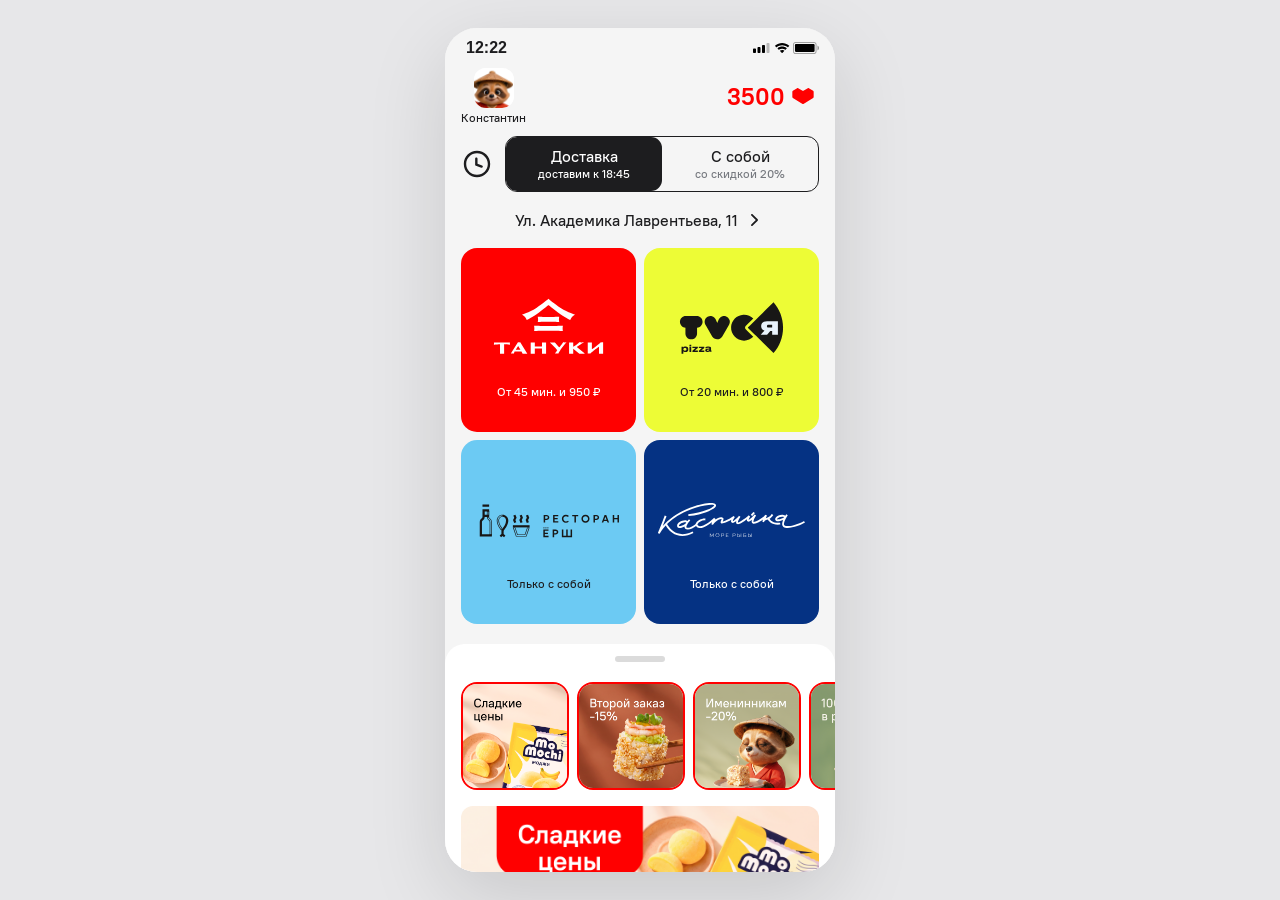
<file: index.html>
<!doctype html>
<html lang="ru"><head><meta charset="UTF-8"><meta name="viewport" content="width=device-width,initial-scale=1,viewport-fit=cover"><meta name="theme-color" content="#f5f5f5"><meta name="robots" content="noindex,nofollow"><title>Флоу · Тануки</title><link rel="preload" href="./assets/fonts/Medium.ttf" as="font" type="font/ttf" crossorigin><link rel="preload" href="./assets/fonts/Bold.ttf" as="font" type="font/ttf" crossorigin><link rel="stylesheet" href="./styles.css"><link rel="stylesheet" href="./order-layout.css"><link rel="stylesheet" href="./pointer.css"><script type="module" src="./app.js"></script><script type="module" src="./pointer.js"></script></head>
<body><main id="phone" aria-label="Флоу — прототип заказа"><div id="screen"></div><div id="overlay"></div></main><div id="announcement" class="sr-only" aria-live="polite"></div></body></html>
</file>
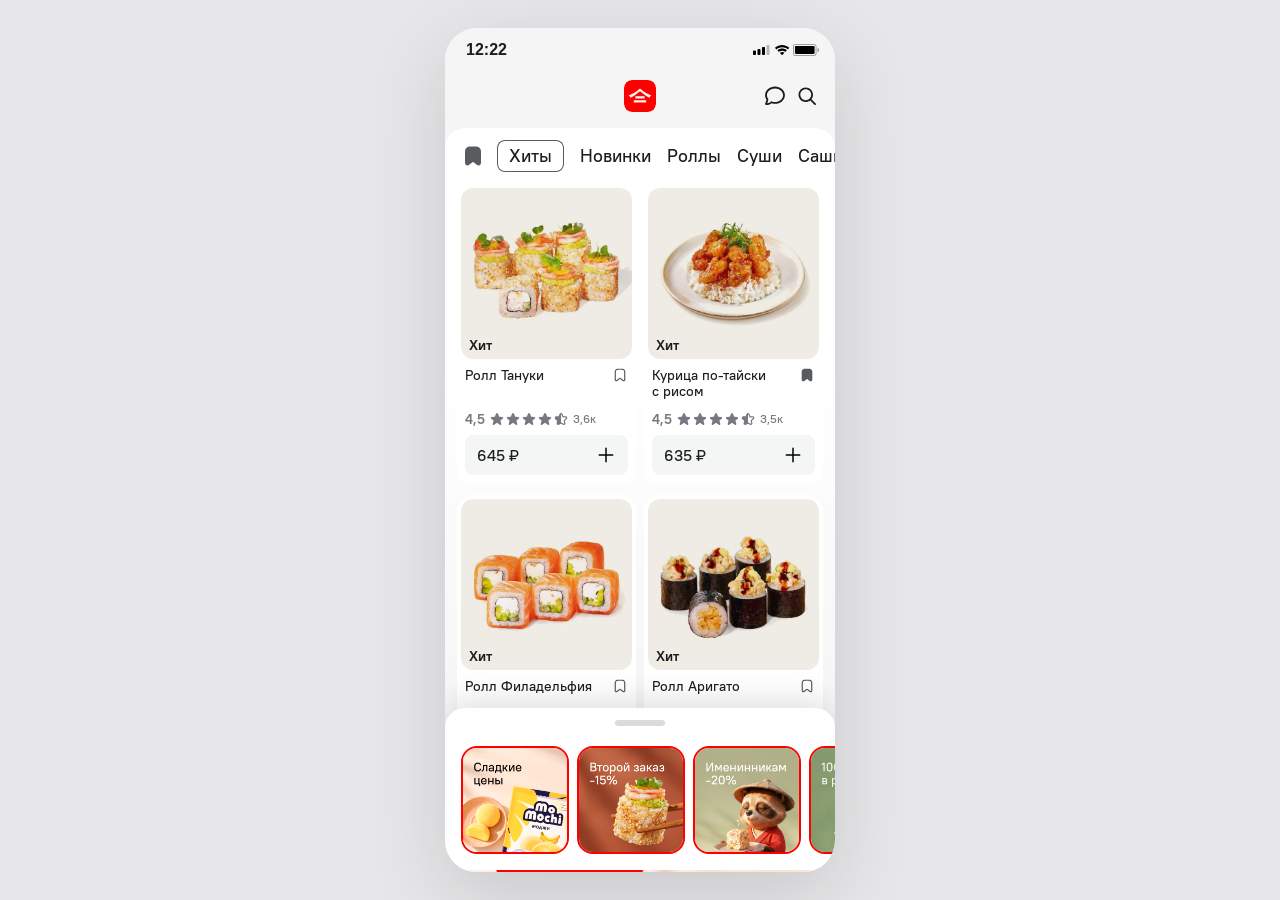
<file: brand/index.html>
<!doctype html>
<html lang="ru" data-screen="catalog">
<head>
  <meta charset="UTF-8">
  <base href="../">
  <meta name="viewport" content="width=device-width,initial-scale=1,viewport-fit=cover">
  <meta name="theme-color" content="#f5f5f5">
  <meta name="robots" content="noindex,nofollow">
  <title>Флоу · Бренд Тануки</title>
  <link rel="preload" href="assets/fonts/Medium.ttf" as="font" type="font/ttf" crossorigin>
  <link rel="preload" href="assets/fonts/Bold.ttf" as="font" type="font/ttf" crossorigin>
  <link rel="stylesheet" href="styles.css">
  <link rel="stylesheet" href="order-layout.css">
  <link rel="stylesheet" href="pointer.css">
  <script type="module" src="app.js?v=screen-variants-1"></script>
  <script type="module" src="pointer.js"></script>
</head>
<body>
  <main id="phone" aria-label="Флоу — Бренд Тануки">
    <div id="screen"></div>
    <div id="overlay"></div>
  </main>
  <div id="announcement" class="sr-only" aria-live="polite"></div>
</body>
</html>
</file>
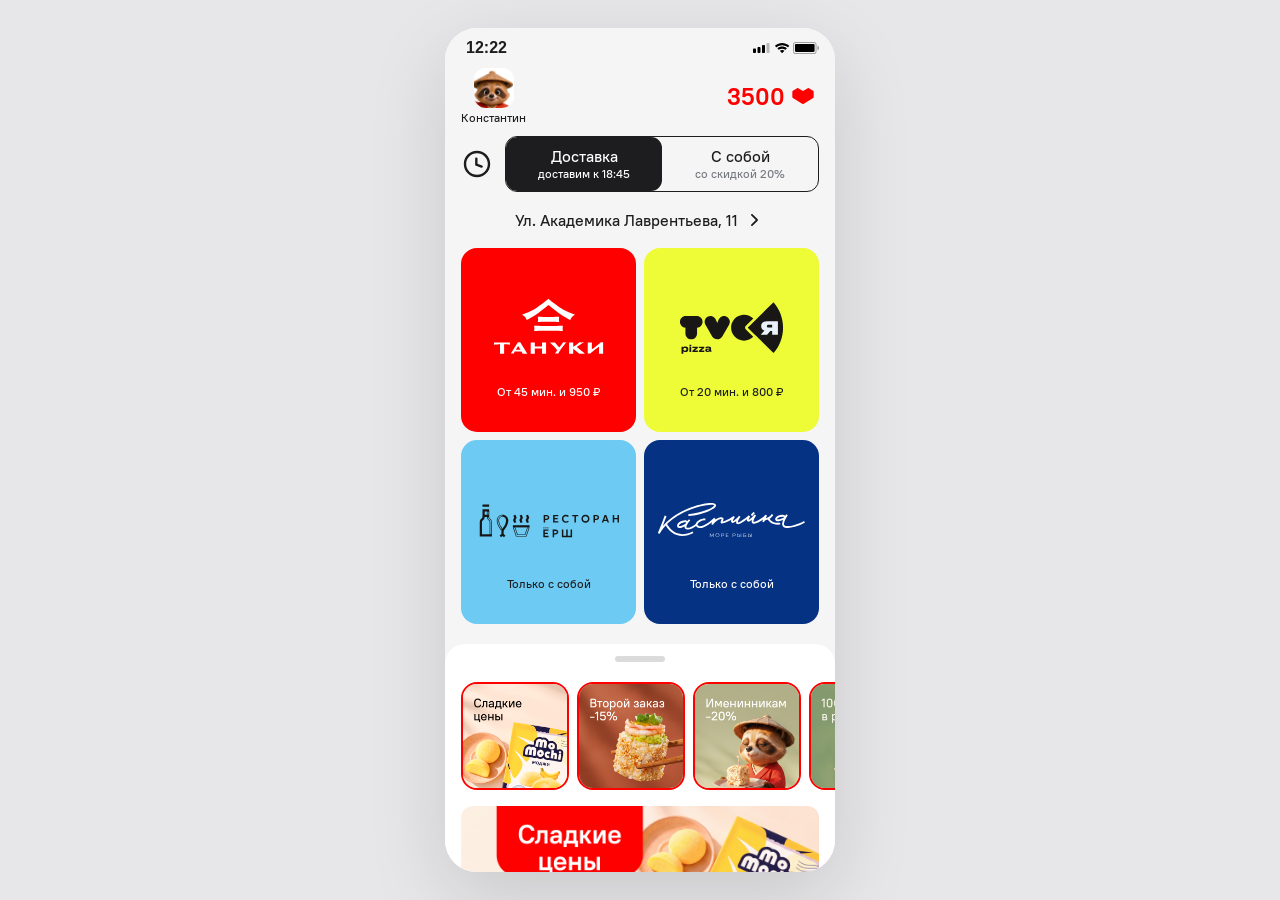
<file: home/index.html>
<!doctype html>
<html lang="ru" data-screen="home">
<head>
  <meta charset="UTF-8">
  <base href="../">
  <meta name="viewport" content="width=device-width,initial-scale=1,viewport-fit=cover">
  <meta name="theme-color" content="#f5f5f5">
  <meta name="robots" content="noindex,nofollow">
  <title>Флоу · Главная</title>
  <link rel="preload" href="assets/fonts/Medium.ttf" as="font" type="font/ttf" crossorigin>
  <link rel="preload" href="assets/fonts/Bold.ttf" as="font" type="font/ttf" crossorigin>
  <link rel="stylesheet" href="styles.css">
  <link rel="stylesheet" href="order-layout.css">
  <link rel="stylesheet" href="pointer.css">
  <script type="module" src="app.js?v=screen-variants-1"></script>
  <script type="module" src="pointer.js"></script>
</head>
<body>
  <main id="phone" aria-label="Флоу — Главная">
    <div id="screen"></div>
    <div id="overlay"></div>
  </main>
  <div id="announcement" class="sr-only" aria-live="polite"></div>
</body>
</html>
</file>
<file: styles.css>
@font-face{font-family:PT Root UI;src:url('./assets/fonts/Regular.ttf') format('truetype');font-weight:400;font-display:swap}@font-face{font-family:PT Root UI;src:url('./assets/fonts/Medium.ttf') format('truetype');font-weight:500;font-display:swap}@font-face{font-family:PT Root UI;src:url('./assets/fonts/Bold.ttf') format('truetype');font-weight:700;font-display:swap}
:root{--ink:#1d1d1f;--gray:#76797f;--bg:#f5f5f5;--curve:cubic-bezier(.22,1,.36,1);--status:44px;--safe-bottom:32px;--viewport-height:100dvh;--viewport-top:0px;font-family:PT Root UI,sans-serif;color:var(--ink);font-weight:500;font-synthesis:none}*{box-sizing:border-box}html,body{margin:0;width:100%;height:100%;overflow:hidden;overscroll-behavior:none}body{background:#e7e7e9;display:grid;place-items:center}button,input{font:inherit;color:inherit}button{border:0;padding:0;background:none;cursor:pointer;touch-action:manipulation;-webkit-tap-highlight-color:transparent}button:focus-visible,[tabindex]:focus-visible{outline:2px solid #ff0000;outline-offset:2px}button:active{filter:brightness(.94)}img{display:block;max-width:100%;user-select:none;-webkit-user-drag:none}h1,h2,h3,p{margin:0}b,strong{font-weight:700}s{color:#b5b7ba;font-size:12px;font-weight:500;white-space:nowrap}#phone{width:390px;height:min(844px,var(--viewport-height));position:relative;overflow:hidden;background:var(--bg);border-radius:32px;isolation:isolate;box-shadow:0 24px 80px #0002}#screen,#overlay,.page{position:absolute;inset:0}.page{background:var(--bg)}#overlay:empty{pointer-events:none}.reference-status{height:var(--status);display:flex;align-items:center;justify-content:space-between;padding:0 16px 0 21px;font:700 16px/20px -apple-system,BlinkMacSystemFont,sans-serif}.reference-status>div{display:flex;align-items:center;gap:3px}.reference-status img{width:auto;height:auto}.icon{flex-shrink:0;width:auto;height:auto;max-width:none}.icon-button{width:32px;height:40px;display:grid;place-items:center}.navbar{height:48px;position:relative;display:flex;align-items:center;justify-content:center;padding:0 16px}.navbar .nav-left{position:absolute;left:16px;display:grid;place-items:center;width:24px;height:40px}.navbar .nav-right{position:absolute;right:12px;display:flex;gap:4px;align-items:center}.navbar h1{font-size:20px;line-height:24px;display:flex;gap:4px;align-items:center}.center-logo{width:32px;height:32px}.home-page .reference-status{height:40px}.home-scroll{position:absolute;top:40px;bottom:0;left:0;right:0;overflow:auto;padding:0 16px 260px;scrollbar-width:none}.profile{height:68px;display:flex;justify-content:space-between;align-items:flex-start}.person{display:flex;align-items:center;flex-direction:column;gap:2px;font-size:12px;line-height:16px}.avatar{width:40px;height:40px;border-radius:50%;object-fit:cover;object-position:50% 25%;background:#fff}.balance{display:flex;gap:4px;align-items:center;font-size:24px;line-height:28px;font-weight:700;color:red;padding-top:8px}.balance img{width:32px;height:32px}.receiving{display:flex;align-items:center;gap:12px;height:56px}.clock-button{width:32px;height:48px;flex-shrink:0;display:grid;place-items:center}.clock{width:32px;height:32px}.segments{display:flex;flex:1;border:1px solid var(--ink);border-radius:12px;overflow:hidden;height:56px}.segments button{flex:1;min-width:0;border-radius:11px;display:flex;flex-direction:column;align-items:center;justify-content:center;gap:2px;font-size:16px;line-height:20px;transition:background 260ms var(--curve),color 260ms var(--curve)}.segments small{font-size:12px;line-height:16px;color:var(--gray);white-space:nowrap;max-width:100%;overflow:hidden;text-overflow:ellipsis}.segments .selected{background:var(--ink);color:white}.segments .selected small{color:white}.home-address{display:flex;justify-content:center;align-items:center;gap:4px;height:48px;width:100%;font-size:16px;line-height:20px}.brands{display:grid;grid-template-columns:1fr 1fr;gap:8px;padding-top:8px}.brand{height:184px;position:relative;border-radius:16px;overflow:hidden;display:flex;flex-direction:column;align-items:center;justify-content:flex-start}.brand-logo{width:calc(100% - 10.42px);height:96px;margin-top:32px;object-fit:contain}.brand span{font-size:12px;line-height:16px;margin-top:8px}.tanuki{background:#f00;color:white}.pizza{background:#edfc36}.ersh{background:#6ccaf3}.kaspiy{background:#053283;color:white}.order-widget{height:56px;width:100%;border:1px solid var(--ink);border-radius:12px;background:white;display:flex;gap:12px;align-items:center;padding:11px;margin:8px 0 12px}.widget-logo{width:32px;height:32px}.order-widget b{font-size:24px;line-height:28px;text-align:left;flex:1}.order-widget+.brands{padding-top:0}.brand-flight{position:absolute;z-index:20;background:red;transform-origin:top left;display:grid;place-items:center;pointer-events:none}.brand-flight img{width:94%;height:52%;object-fit:contain}
.promotion-panel{position:absolute;bottom:0;left:0;right:0;background:white;border-radius:20px 20px 0 0;box-shadow:0 -8px 32px #0000001f;height:164px;z-index:3;transition:height 420ms var(--curve),transform 280ms var(--curve);display:flex;flex-direction:column;overflow:hidden}.promotion-panel.home{height:228px}.promotion-panel.minimum{height:40px}.promotion-panel.expanded{height:calc(100% - 104px)}.promotion-panel.home.expanded{height:calc(100% - 144px)}.handle{width:100%;height:26px;flex-shrink:0;display:flex;align-items:flex-start;justify-content:center;padding-top:12px;touch-action:none}.handle span{width:50px;height:6px;border-radius:40px;background:#dbdbdb}.promotion-scroll{overflow-y:auto;overscroll-behavior:contain;scrollbar-width:none;min-height:0;padding-top:12px;padding-bottom:max(16px,env(safe-area-inset-bottom))}.promotion-panel.home .promotion-scroll{padding-top:0}.stories-strip{display:flex;gap:8px;padding:0 16px;overflow-x:auto;scrollbar-width:none;overscroll-behavior-x:contain}.story-thumb-button{flex:0 0 108px;width:108px;height:108px;border:2px solid red;border-radius:16px;overflow:hidden}.story-thumb{width:104px;height:104px;object-fit:cover}.banners{display:flex;flex-direction:column;gap:12px;padding:16px 16px 0}.banner-button{width:100%;border-radius:12px;overflow:hidden;flex-shrink:0}.banner{width:100%;height:auto;aspect-ratio:1680/568;object-fit:contain}.promotion-panel:not(.expanded) .promotion-scroll{overflow-y:hidden}.catalog-cart{width:208px;height:48px;border-radius:12px;background:#76797f;color:white;display:flex;align-items:center;justify-content:center;gap:8px;font-size:16px;line-height:20px}.catalog-cart .icon{width:32px;height:32px}.catalog-surface{position:absolute;left:0;right:0;top:calc(var(--status) + 56px);bottom:0;border-radius:20px 20px 0 0;background:#ffffff99;overflow:hidden}.categories{display:flex;gap:12px;height:56px;align-items:center;padding-left:16px}.category-favourites{width:24px;height:32px;flex:0 0 24px;display:grid;place-items:center}.category-scroll{display:flex;gap:16px;align-items:center;overflow:auto;scrollbar-width:none;padding-right:16px;height:40px}.category{flex-shrink:0;white-space:nowrap;font-size:18px;line-height:20px;height:32px}.category.selected{border:1px solid var(--gray);border-radius:8px;padding:0 12px}.product-grid{position:absolute;top:56px;bottom:0;left:0;right:0;overflow:auto;display:grid;grid-template-columns:repeat(2,minmax(0,1fr));gap:12px 8px;align-content:start;padding:0 12px 180px;scrollbar-width:none;overscroll-behavior:contain}.product-card{background:white;border-radius:16px 16px 12px 12px;padding:4px 4px 8px;min-width:0;overflow:hidden;display:flex;flex-direction:column}.product-card.has-quantity{box-shadow:0 4px 6px #00000014}.product-photo{position:relative;aspect-ratio:1;border-radius:12px;overflow:hidden;background:#0000000a}.product-image{width:100%;height:100%;object-fit:cover;mix-blend-mode:multiply}.hit{position:absolute;left:8px;bottom:8px;font-size:14px;line-height:16px}.product-content{height:68px;padding:8px 4px 0;display:flex;flex-direction:column;justify-content:space-between}.product-name{display:flex;gap:4px;font-size:14px;line-height:16px;min-height:32px}.product-name>span{flex:1}.favourite{width:16px;height:24px;flex-shrink:0;display:flex;align-items:flex-start}.favourite img{width:16px;height:16px}.rating{display:flex;align-items:center;gap:4px;font-size:12px;line-height:16px;color:var(--gray);height:20px;white-space:nowrap}.rating b{font-size:14px}.stars{display:flex;gap:0}.stars img{width:16px;height:16px}.add-price,.quantity.card{height:40px;border-radius:8px;background:#f4f5f5;display:flex;align-items:center;justify-content:space-between;margin:4px 4px 0;padding:0 12px;font-size:16px;line-height:20px}.add-price .icon{width:20px;height:20px}.quantity.card{padding:0}.quantity button{display:grid;place-items:center;flex-shrink:0}.quantity.card button{width:40px;height:40px}.quantity.card span{flex:1;text-align:center}.quantity.card .icon{width:20px;height:20px}.quantity.card .quantity-minus:has(img[src*="f0a60"]){width:40px}.search-field{margin-left:32px;width:calc(100% - 32px);height:40px;display:flex;gap:8px;border:1px solid #dbdbdb;border-radius:12px;align-items:center;padding:0 8px}.search-field>img{width:24px;height:24px}.search-field input{width:100%;min-width:0;font-size:16px;line-height:20px;outline:0;border:0;background:transparent;-webkit-appearance:none}.search-field input::-webkit-search-cancel-button{display:none}.search-clear{width:24px;height:32px;flex-shrink:0;display:grid;place-items:center}.search-clear img{width:24px;height:24px}.suggestions{display:flex;flex-wrap:wrap;align-content:flex-start;gap:8px;padding:8px 16px;height:92px}.suggestion{border-radius:8px;background:white;padding:8px 12px;font-size:14px;line-height:16px;white-space:nowrap}.searching .catalog-surface{top:calc(var(--status) + 140px)}.searching .promotion-panel{display:none}.searching .product-grid{padding-bottom:20px}.empty-search{grid-column:1/-1;text-align:center;padding:40px 12px;color:var(--gray)}
.cart-scroll{position:absolute;top:calc(var(--status) + 48px);bottom:0;left:0;right:0;overflow:auto;overscroll-behavior:contain;scrollbar-width:none;padding-bottom:calc(88px + var(--safe-bottom));display:flex;flex-direction:column;gap:12px}.cart-section{background:white;border-radius:20px;padding:16px}.receiving-section{padding:12px 16px;display:flex;flex-direction:column;gap:12px}.cart-address{min-height:64px;display:flex;gap:8px;align-items:center;justify-content:center;background:var(--bg);border-radius:12px;font-size:16px;line-height:20px;text-align:center;font-weight:700;padding:12px}.cart-address>img{margin-left:auto;width:24px;height:24px;flex-shrink:0}.cart-address{position:relative;padding-right:40px}.cart-address>img{position:absolute;right:12px}.items-section{padding:20px 16px;display:flex;flex-direction:column;gap:24px}.cart-row{display:flex;gap:8px;align-items:center;min-height:56px}.cart-photo{width:56px;height:56px;border-radius:8px;object-fit:contain;flex-shrink:0}.cart-product{font-size:14px;line-height:16px;flex:1;min-width:0;display:flex;flex-direction:column;gap:4px}.cart-price{display:flex;align-items:center;gap:4px;font-size:16px;line-height:20px}.quantity.cart{width:112px;display:flex;align-items:center;justify-content:space-between;font-size:14px;line-height:16px;flex-shrink:0}.quantity.cart button{width:40px;height:40px;border-radius:12px;background:#f4f5f5}.quantity.cart .icon{width:20px;height:20px}.condiments{min-height:64px;border-radius:12px;background:#f9f9f9;padding:12px 16px;display:flex;align-items:center;gap:8px}.condiments>div:first-child{flex:1;display:flex;flex-direction:column;gap:4px}.condiments b{font-size:18px;line-height:20px}.condiments small{font-size:12px;line-height:16px;color:var(--gray)}.condiment-pictures{display:flex;align-items:center}.condiment-pictures>img,.condiment-pictures>span{width:40px;height:40px;border-radius:50%;box-shadow:0 2px 6px #0000000a;margin-left:-8px}.condiment-pictures>span{display:grid;place-items:center;background:white}.condiment-pictures>span img{width:24px;height:24px}.totals-section{border-radius:16px;padding:16px 16px 20px}.option-row{background:var(--bg);border-radius:12px;height:64px;display:flex;align-items:center;gap:8px;padding:12px 16px;margin-bottom:12px;font-size:16px;line-height:20px}.option-row>span:not(.pay-wordmark){flex:1}.option-row>img{width:24px;height:24px}.option-row>img:last-child{width:20px;height:20px}.pay-wordmark{display:flex;align-items:center;gap:0;width:48px}.pay-wordmark img:first-child{width:16px;height:16px}.pay-wordmark img:last-child{width:31.43px;height:14.29px}.total-heading{width:100%;display:flex;justify-content:space-between;align-items:center;padding:12px 0 8px;font-size:20px;line-height:24px}.total-heading b:last-child{display:flex;align-items:center;gap:4px}.total-heading img{width:20px;height:20px;transition:transform 260ms var(--curve)}.total-heading[aria-expanded=true] img{transform:rotate(180deg)}.total-breakdown{display:grid;grid-template-rows:0fr;max-height:0;overflow:hidden;opacity:0;transition:max-height 260ms var(--curve),opacity 260ms var(--curve)}.total-breakdown.expanded{max-height:110px;opacity:1;display:flex;flex-direction:column;gap:8px;margin-top:4px}.total-breakdown>div{display:flex;justify-content:space-between;font-size:14px;line-height:16px;align-items:center}.total-breakdown s{font-size:14px;color:red}.bonus{display:flex;align-items:center;gap:2px;color:red}.bonus img{width:20px;height:20px}.recommendations h2{font-size:18px;line-height:20px;padding:0 16px 12px}.recommendation-scroll{display:flex;gap:8px;overflow:auto;padding:0 16px 8px;scrollbar-width:none}.recommendation{width:120px;flex:0 0 120px;border:1px solid #ebebeb;border-radius:12px;background:white;padding:4px 4px 8px;display:flex;flex-direction:column}.recommendation-photo{width:110px;height:110px;object-fit:cover;border-radius:8px}.recommendation>span{text-align:center;font-size:14px;line-height:16px;height:48px;padding:4px}.recommendation .add-price,.recommendation-stepper{margin:4px 4px 0;height:32px;min-height:32px;font-size:14px;line-height:16px;padding:0 6px;background:#f4f5f5;border-radius:8px;display:flex;align-items:center;justify-content:space-between}.recommendation-stepper button{width:24px;height:32px}.recommendation-stepper img{width:20px;height:20px}.pay-footer{position:absolute;bottom:0;left:0;right:0;z-index:2;border-radius:20px 20px 0 0;box-shadow:0 -4px 16px #00000014;background:white;padding:16px 16px var(--safe-bottom)}.primary,.secondary{height:48px;border-radius:12px;width:100%;font-size:16px;line-height:20px;font-weight:700;display:flex;justify-content:center;align-items:center;padding:0 16px;background:var(--ink);color:white}.secondary{background:#f4f5f5;color:var(--ink)}.pay-button{justify-content:space-between}.empty-cart{text-align:center;padding:40px 16px;display:flex;flex-direction:column;gap:24px}.empty-cart h2{font-size:20px;line-height:24px}
.modal-layer,.cancel-layer{position:absolute;inset:0;z-index:10}.backdrop{position:absolute;inset:0;background:#1d1d1f59;width:100%;height:100%;animation:fade-in 280ms ease-out}.time-layer .backdrop{background:#0008}.promo-layer .backdrop{background:#0000006b}.modal-sheet{position:absolute;left:0;right:0;bottom:0;background:white;border-radius:20px 20px 0 0;display:flex;flex-direction:column;animation:sheet-in 380ms var(--curve);max-height:calc(100% - 36px)}.modal-sheet.closing{animation:sheet-out 280ms var(--curve) forwards}.modal-footer{padding:16px 16px var(--safe-bottom);background:white;flex-shrink:0}.outside-handle{height:40px;width:126px;position:absolute;left:calc(50% - 63px);top:-40px;display:grid;place-items:center;touch-action:none}.outside-handle span{width:50px;height:6px;border-radius:40px;background:white;margin-top:6px}.order-sheet{height:min(755px,calc(100% - 60px));background:var(--bg)}.order-scroll{overflow:auto;overscroll-behavior:contain;scrollbar-width:none;min-height:0;flex:1;display:flex;flex-direction:column;gap:12px}.order-header{flex-shrink:0;background:white;border-radius:20px;padding:0 16px 20px;display:flex;flex-direction:column;align-items:center}.order-top{height:40px;width:100%;display:flex;justify-content:center;align-items:center;position:relative}.order-top>img{width:24px;height:24px}.order-close{position:absolute;right:0;width:24px;height:32px;display:grid;place-items:center}.order-close img{width:24px;height:24px}.order-number{padding:4px 8px;background:var(--bg);border-radius:8px;font-size:16px;line-height:20px;display:flex;gap:4px;align-items:center;margin-bottom:12px}.order-number img{width:20px;height:20px}.order-header h2{font-size:24px;line-height:28px}.order-header p{font-size:14px;line-height:16px;color:#585b5f;margin-top:4px;margin-bottom:12px}.progress{height:72px;width:100%;position:relative}.progress-rail{position:absolute;left:0;right:0;top:31.5px;height:4px;display:flex;gap:4px}.progress-rail span{flex:1;background:#e8e8eb;border-radius:2px}.progress-fill{position:absolute;left:0;top:29.5px;height:8px;border-radius:4px;width:24.16%;background:#db37fc;transition:width 350ms var(--curve),background 350ms var(--curve)}.progress-marker{position:absolute;top:4px;left:24.16%;transform:translateX(-50%);width:52px;height:52px;border-radius:20px;background:#db37fc;display:grid;place-items:center;transition:left 350ms var(--curve),background 350ms var(--curve)}.progress-marker img{width:31.2px;height:31.2px}.progress.cooking .progress-fill{width:49.44%;background:linear-gradient(90deg,#db37fc,#ff9e16 80%)}.progress.cooking .progress-marker{left:49.44%;background:#ff9e16}.progress.transit .progress-fill{width:74.91%;background:linear-gradient(90deg,#db37fc,#ff9e16 35%,#f4d62b 60%,#2cba71)}.progress.transit .progress-marker{left:74.91%;background:#2cba71}.progress.delivered .progress-marker,.progress.cancelled .progress-marker{left:50%;background:#198800}.progress.cancelled .progress-marker{background:#d8230b}.progress.cancelled .progress-marker img{width:40px;height:40px}.order-body{background:white;border-radius:20px;padding:8px 0 16px;flex-shrink:0}.order-row{min-height:72px;padding:8px 16px;display:flex;align-items:center;gap:12px}.order-row>strong{font-size:20px;line-height:24px;flex:1;min-width:0}.order-row>b,.order-price>b{font-size:20px;line-height:24px;white-space:nowrap}.order-row>img{width:56px;height:56px}.order-product-image{position:relative;flex-shrink:0}.order-product-image>b{position:absolute;right:-8px;top:4px;min-width:20px;height:20px;border-radius:40px;padding:4px;background:#b5b7ba;color:white;font-size:12px;line-height:12px;text-align:center}.order-price{display:flex;flex-direction:column;align-items:flex-end;flex-shrink:0}.order-price s{font-size:14px;line-height:16px;color:var(--gray)}.order-body>img{width:100%;height:12px}.order-total{font-size:24px;line-height:28px;padding:16px 16px 12px;display:flex;justify-content:space-between}.order-details{width:100%;padding:20px 16px 0;display:flex;align-items:center;justify-content:space-between;font-size:18px;line-height:20px}.order-details img{width:24px;height:24px}.order-details[aria-expanded=true] img{transform:rotate(180deg)}.details-expanded .order-food{display:none}.order-fields{display:flex;flex-direction:column;gap:16px;padding:16px 16px 0;animation:fade-in 350ms ease-out}.order-fields>div{display:flex;flex-direction:column;gap:4px}.order-fields small{color:var(--gray);font-size:14px;line-height:16px}.order-fields span{font-size:16px;line-height:20px}.time-sheet{height:396.5px;border-radius:20px 20px 0 0;animation-duration:400ms}.time-sheet h2{text-align:center;font-size:20px;line-height:24px;margin:16px 16px 24px}.time-picker{height:174px;width:324px;margin:auto;position:relative;display:flex;align-items:stretch;justify-content:center;gap:10px;flex-shrink:1;min-height:100px;overflow:hidden}.selection-band{position:absolute;top:calc(50% - 16px);height:32px;background:#0000000a;border-radius:7.6px;left:0;right:0;pointer-events:none}.wheel{overflow:auto;scroll-snap-type:y mandatory;padding-top:71px;padding-bottom:71px;scrollbar-width:none;overscroll-behavior:contain;z-index:1;min-width:0;touch-action:pan-y}.wheel.date{width:150px}.wheel.hour{width:42px}.wheel.minute{width:42px}.wheel-tick{height:32px;width:100%;display:flex;align-items:center;justify-content:center;scroll-snap-align:center;font-family:-apple-system,BlinkMacSystemFont,Arial,sans-serif;font-weight:400;line-height:32px;white-space:nowrap;font-size:18.37px;opacity:.35}.time-sheet .modal-footer{padding-top:24px}.time-picker:after{content:'';position:absolute;inset:0;pointer-events:none;background:linear-gradient(white 0%,transparent 28%,transparent 72%,white 100%);z-index:2}.promo-sheet{height:calc(100% - 80px);border-radius:24px 24px 0 0;max-height:calc(100% - 48px);animation-duration:320ms}.promo-content{overflow:auto;overscroll-behavior:contain;scrollbar-width:none;flex:1;padding:16px;display:flex;flex-direction:column;gap:24px}.promo-content .banner{flex-shrink:0}.promo-content h2{font-size:28px;line-height:35px}.promo-content p{font-size:18px;line-height:23px}.round-close{position:absolute;right:16px;top:12px;width:40px;height:40px;border-radius:50%;background:#f5f5f5;display:grid;place-items:center}.round-close img{width:24px;height:24px}.promo-code{background:var(--bg);border-radius:12px;padding:12px 16px;display:flex;flex-direction:column;gap:4px}.promo-code small{font-size:16px;line-height:20px;color:var(--gray)}.promo-code b{font-size:24px;line-height:28px}.story-view{position:absolute;inset:0;background:black;color:white;z-index:20;animation:fade-in 180ms ease-out}.story-view.closing{animation:fade-out 180ms ease-out forwards}.story-view .reference-status{position:relative;z-index:1}.story-creative,.story-action-area{position:absolute;left:0;right:0;top:48px;bottom:52px;width:100%;height:calc(100% - 100px);object-fit:contain;pointer-events:none}.story-close{position:absolute;right:12px;top:64px;width:40px;height:40px;border-radius:50%;background:#ffffff40;display:grid;place-items:center;z-index:3}.story-close img{width:24px;height:24px}.story-zone{position:absolute;top:150px;height:50%;width:28.2%;z-index:2}.story-zone.previous{left:0}.story-zone.next{right:0}.cancel-layer{z-index:30}.cancel-layer>.backdrop{background:#1d1d1f8f}.cancel-sheet{padding:12px 16px 0;animation-duration:350ms;overflow:visible}.cancel-sheet h2{font-size:24px;line-height:28px;margin-bottom:12px}.cancel-sheet h3{font-size:16px;line-height:20px;margin-bottom:4px}.cancel-sheet p{font-size:16px;line-height:20px;margin-bottom:12px}.green{color:#198800}.red{color:#d8230b}.cancel-buttons{display:flex;gap:12px;padding:4px 0 var(--safe-bottom)}.cancel-buttons button{flex:1;padding:0 8px}.sr-only{position:absolute;width:1px;height:1px;overflow:hidden;clip:rect(0,0,0,0);white-space:nowrap}
@keyframes sheet-in{from{transform:translateY(105%)}to{transform:translateY(0)}}@keyframes sheet-out{to{transform:translateY(110%)}}@keyframes fade-in{from{opacity:0}to{opacity:1}}@keyframes fade-out{to{opacity:0}}
@media(max-width:600px){:root{--status:0px;--safe-bottom:max(8px,env(safe-area-inset-bottom))}body{display:block;background:var(--bg)}#phone{position:absolute;top:var(--viewport-top);width:100%;height:var(--viewport-height);border-radius:0;box-shadow:none}.reference-status{display:none}.home-scroll{top:0}.home-page .reference-status{height:0}.profile{padding-top:12px;height:80px}.home-page .promotion-panel{height:228px}.story-creative,.story-action-area{top:8px;bottom:8px;height:calc(100% - 16px)}.story-close{top:16px}.story-zone{top:100px}.time-sheet{height:calc(364.5px + var(--safe-bottom))}.order-sheet{height:calc(100% - 52px)}.home-scroll{padding-bottom:250px}}
.product-grid{grid-auto-rows:max-content}.product-photo{flex-shrink:0}.product-content{height:72px;flex-shrink:0}.product-card>.add-price,.product-card>.quantity{flex-shrink:0}.suggestion{padding-left:8px;padding-right:8px}.search-field{background:white}.searching{background:#76797f}.searching .suggestion{color:var(--ink)}.progress-marker{left:30.17%}.progress.cooking .progress-marker{left:55.31%}.progress.transit .progress-marker{left:79.33%}.promo-code{height:56px;flex-direction:row;justify-content:space-between;align-items:center}.promo-code b{font-size:18px;line-height:23px}
.quantity.card{background:transparent;gap:0}.quantity.card button{background:#f4f5f5;width:44px;border-radius:8px}.quantity.card span{background:white}.navbar .nav-right{gap:0}.catalog-cart{padding:8px;justify-content:flex-start}.catalog-cart>span{margin-left:auto;font-weight:700}.catalog-cart b{font-weight:500}.time-sheet{height:calc(342.5px + var(--safe-bottom));overflow:visible}.time-handle{position:absolute;top:-22px;height:22px;padding-top:8px}.time-handle span{background:white}.time-sheet h2{margin:16px 16px 32px}.time-picker{margin:0 auto;display:block;flex-shrink:0}.wheel{position:absolute;top:0;height:174px}.wheel.date{left:69px;width:100px}.wheel.hour{left:181px;width:28px}.wheel.minute{left:220px;width:34px}.wheel.date .wheel-tick{justify-content:flex-end}.time-sheet .modal-footer{padding-top:48px}.time-layer .backdrop{background:#0008}
.person{align-items:flex-start;width:65px}.avatar-frame{position:relative;width:40px;height:40px;overflow:hidden;border-radius:12px;background:white}.avatar-frame .avatar{position:absolute;width:53.29px;height:73.027px;left:-9.566px;top:-3.068px;transform:rotate(-3.89deg);border-radius:0;object-position:center}.balance{padding-top:12px;gap:2px}.home-address{margin-top:16px;height:24px}.brands{padding-top:16px}.order-widget{margin-top:16px}
.order-widget{margin-bottom:20px}.time-picker{flex-shrink:1;min-height:72px}.wheel{height:100%;padding-top:var(--wheel-padding,71px);padding-bottom:var(--wheel-padding,71px)}.time-sheet h2{flex-shrink:0}.modal-sheet:has(.promo-content){overflow:hidden}.cancel-sheet{max-height:calc(100% - 36px);overflow-y:auto}
.order-scroll{padding-top:12px}.order-header{border-radius:20px 20px 20px 20px}.order-sheet>.modal-footer{padding-bottom:calc(var(--safe-bottom) + 10px);box-shadow:0 -4px 8px #00000014;border-radius:20px 20px 0 0;z-index:1}
.promo-sheet,.modal-sheet:has(.promo-content),.cancel-sheet{overflow:visible}.cancel-content{overflow:auto;min-height:0;overscroll-behavior:contain}.cancel-buttons{position:sticky;bottom:0;background:white}.order-layer:has(+ .cancel-layer){pointer-events:none}
.order-bonus-image{width:56px;height:56px;border-radius:8px;background:var(--bg);display:grid;place-items:center;flex-shrink:0}.order-bonus-image img{width:48px;height:48px}.order-row .bonus,.total-breakdown .bonus{color:var(--ink)}
@media(prefers-reduced-motion:reduce){*,*:before,*:after{animation-duration:1ms!important;transition-duration:1ms!important;scroll-behavior:auto!important}}

/* Revision 2: original Figma geometry, persistent layout and a single motion owner. */
#motion-host{position:absolute;inset:0;pointer-events:none;z-index:5}
#motion-host .page,#motion-host .modal-layer,#motion-host .cancel-layer{pointer-events:none}
#motion-host .page{z-index:0}
#screen{z-index:1}#overlay{z-index:10}
.modal-sheet,.backdrop,.story-view,.story-view.closing,.modal-sheet.closing,.order-fields{animation:none}
.brand-flight{transform-origin:top left;z-index:30;overflow:hidden}
.brand-flight .flight-wordmark{position:absolute;left:3%;top:17.4%;width:94%;height:52.2%;object-fit:contain}
.brand-flight .flight-symbol{position:absolute;inset:0;width:100%;height:100%}
.brand-flight .flight-caption{position:absolute;top:73.9%;width:100%;text-align:center;font-size:12px;line-height:16px;color:white}
.person{align-items:center}.kaspiy .brand-logo{width:147.429px;height:96px}
.segments{position:relative}.segments:before{content:'';position:absolute;inset:0 auto 0 0;width:50%;background:var(--ink);border-radius:11px;transition:transform 260ms var(--curve)}
.segments:has([data-mode=pickup].selected):before{transform:translateX(100%)}
.segments button{position:relative;z-index:1;background:transparent;gap:0}
.segments .selected{background:transparent}
.order-widget b{text-align:center}
.promotion-panel{transition:height 320ms var(--curve);--panel-height:164px;height:var(--panel-height)}
.promotion-panel.home{--panel-height:228px;height:var(--panel-height)}
.promotion-panel.home.standard{box-shadow:none}
.home-page.with-order .promotion-panel.standard{--panel-height:152px;height:var(--panel-height)}
.promotion-panel.minimum{--panel-height:40px;height:var(--panel-height)}
.promotion-panel.expanded{--panel-height:calc(100% - var(--status) - 60px);height:var(--panel-height);transition-duration:420ms}
.promotion-panel.home.expanded{--panel-height:calc(100% - var(--status) - 100px);height:var(--panel-height)}
.home-page.with-order .promotion-panel.expanded{--panel-height:calc(100% - var(--status) - 172px);height:var(--panel-height)}
.promotion-panel.home .promotion-scroll{padding-top:12px}
.promotion-panel.home.expanded .story-thumb-button{width:104px;height:104px;flex-basis:104px}
.promotion-panel.home.expanded .story-thumb{width:100px;height:100px}
.catalog-surface{background:linear-gradient(180deg,white 13.096%,#f5f5f5 39.746%);transition:top 320ms var(--curve)}
.catalog-cart{border:1px solid var(--ink);height:48px}.catalog-cart b{font-weight:700}
.rating{padding-bottom:4px}
.product-grid{--grid-gradient-height:1407px;bottom:1px;padding-bottom:175px;background-image:linear-gradient(180deg,#fff 13.095617294311523%,#fff0 39.745935797691345%);background-size:100% var(--grid-gradient-height);background-position:0 0;background-repeat:no-repeat;background-attachment:local;transition:bottom 320ms var(--curve)}
.catalog-page:has(.catalog-cart) .product-grid{--grid-gradient-height:1244px;bottom:164px;padding-bottom:12px}
.catalog-page:has(.promotion-panel.minimum) .product-grid{--grid-gradient-height:1244px;bottom:40px;padding-bottom:12px}
.catalog-page:has(.promotion-panel.expanded) .product-grid{bottom:calc(100% - 4px)}
.suggestions{position:absolute;left:0;right:0;top:calc(var(--status) + 48px);opacity:0;visibility:hidden;transition:opacity 320ms var(--curve);pointer-events:none}
.suggestions.shown{opacity:1;visibility:visible;pointer-events:auto}
.searching .product-grid{--grid-gradient-height:1244px;bottom:0;padding-bottom:20px}
.searching .promotion-panel{display:flex;transform:translateY(110%);pointer-events:none;transition:transform 320ms var(--curve),height 320ms var(--curve)}
.catalog-page{transition:background 320ms var(--curve)}
.compact-logo,.pickup-badge{display:none}
.brand{transform-origin:top left}
.promos-expanded .profile,.promos-expanded .receiving,.promos-expanded .home-address{visibility:hidden;pointer-events:none}
.promos-expanded .brands{display:flex;gap:8px;position:absolute;top:12px;left:12px;right:0;padding:0 12px 0 0;overflow-x:auto;height:88px;scrollbar-width:none}
.promos-expanded .brand{width:96px;height:76px;flex:0 0 96px;overflow:visible;border-radius:12px;background:transparent;color:var(--ink)}
.promos-expanded .brand:before{content:'';position:absolute;top:0;width:96px;height:56px;border-radius:12px;background:var(--brand-bg);z-index:-1}
.tanuki{--brand-bg:red}.pizza{--brand-bg:#edfc36}.ersh{--brand-bg:#6ccaf3}.kaspiy{--brand-bg:#053283}
.promos-expanded .brand-logo{display:none}
.promos-expanded .compact-logo{display:block;position:absolute;top:0;left:0;width:96px;height:56px;border-radius:12px;object-fit:contain}
.promos-expanded .kaspiy .compact-logo{width:86px;height:20px;left:5px;top:18px}
.promos-expanded .brand span{margin:60px 0 0;font-size:14px;line-height:16px;font-weight:700;white-space:nowrap}
.promos-expanded .pickup-badge{display:block;position:absolute;right:-4px;top:-12px;border-radius:4px;padding:2px 4px;background:#ffef9e;color:var(--ink);font-size:12px;line-height:16px;font-weight:500;z-index:1}
.promos-expanded .order-widget{position:absolute;top:104px;left:16px;width:calc(100% - 32px);margin:0}
.cart-address{padding-left:40px;padding-right:40px}
.cart-page:has(.receiving-section [data-mode=pickup].selected) .cart-address{padding-left:38px;padding-right:38px}
.items-section{border-radius:16px}.cart-row{align-items:flex-start}.quantity.cart{padding-top:0}
.cart-row[data-product="shrimp-tempura"] .cart-product{min-height:44px;gap:8px}
.option-row>img{width:20px;height:20px}
.total-heading{font-size:24px;line-height:28px;min-height:48px;padding:12px 0 8px}
.total-breakdown>div{font-size:16px;line-height:20px}.total-breakdown.expanded{margin-top:8px;max-height:110px}
.total-breakdown s{position:relative;display:inline-block;font-size:14px;color:var(--ink);text-decoration:none}
.total-breakdown s:after{content:'';position:absolute;left:0;top:50%;width:100%;height:6.12237px;background:url('./assets/cart/1-57449.svg') center/100% 100% no-repeat;transform:translateY(-50%) rotate(-6.17deg) skewX(.76deg);pointer-events:none}
.condiment-pictures>img,.condiment-pictures>span{margin-left:0;margin-right:-8px}
.condiment-pictures>span{margin-right:0}.condiment-pictures>:nth-child(1){z-index:4}.condiment-pictures>:nth-child(2){z-index:3}.condiment-pictures>:nth-child(3){z-index:2}.condiment-pictures>:nth-child(4){z-index:1}
.recommendations{padding-top:8px}.recommendations h2{font-size:20px;line-height:24px;padding-bottom:8px}
.recommendation-photo{width:112px;height:112px}.recommendation{border:0;height:220px;gap:0}
.recommendation-scroll>article.recommendation{border:1px solid #ebebeb;padding:3px 3px 7px}
.recommendation-photo{flex-shrink:0}
.recommendation>span{height:48px;margin-top:8px;padding:0 4px}
.recommendation .add-price,.recommendation-stepper{margin-top:8px}
.order-sheet{gap:12px}.order-header{height:232px;flex:0 0 232px}
.order-header{position:relative}
.order-number{gap:8px}.outside-handle span{width:48px;height:5px}.cancel-sheet .outside-handle span,.promo-sheet .outside-handle span{width:50px;height:6px}
.order-sheet .outside-handle{top:-35.5px}
.order-body{flex:1;min-height:0;overflow:hidden;position:relative;padding:0;margin:0;border-radius:20px}
.order-scroll{display:block;height:100%;overflow:auto;padding:8px 0;scrollbar-width:none}
.order-food{overflow:visible;opacity:1;height:auto}.order-food .order-row{transform:translateY(0)}
.details-expanded .order-food{display:block;height:0;opacity:1}.details-expanded .order-food .order-row{transform:translateY(var(--row-end))}
.order-fields{overflow:hidden;height:0;opacity:0;padding:0 16px;gap:16px}
.details-expanded .order-fields{height:auto;opacity:1;padding-top:16px;padding-bottom:20px}
.order-sheet[data-status="transit"] .details-expanded .order-fields{padding-bottom:32px}
.order-sheet>.modal-footer{padding-bottom:calc(var(--safe-bottom) + 10px);margin-top:-12px;transition:height 350ms var(--curve)}
.order-product-image>b{padding:4px 8px;min-width:20px}
.progress-marker{top:3.75px;transition:left 350ms var(--curve),background-color 350ms var(--curve)}
.progress-fill{transition:width 350ms var(--curve)}
.cancel-sheet{padding:16px 0 0;overflow:visible}
.cancel-sheet>.outside-handle{top:-34px}
.cancel-content{padding:0 16px 40px;flex:1;min-height:0}
.cancel-sheet h2{margin-bottom:8px}.cancel-sheet h3{margin-bottom:8px}.cancel-sheet p{margin-bottom:12px}.cancel-sheet p:last-child{margin-bottom:0}
.cancel-buttons{padding:16px 16px calc(var(--safe-bottom) + 10px);border-radius:20px 20px 0 0;box-shadow:0 0 12px #0000000a,0 12px 12px #0000000a;flex-shrink:0}
.red{color:red}
.wheel{scroll-snap-type:none}.wheel-tick{scroll-snap-align:none}
.time-picker:after{display:none}
.time-layer .selection-band{background:#0000000a}
@media(max-width:600px){
 .home-page .promotion-panel{height:var(--panel-height)}
 .home-scroll{top:0}
 .promos-expanded .brands{top:12px}
 .promotion-panel.home.expanded{--panel-height:calc(100% - 104px)}
 .home-page.with-order .promotion-panel.expanded{--panel-height:calc(100% - 176px)}
 .order-header{height:232px;flex-basis:232px}
 .order-sheet{max-height:calc(100% - 36px)}
}
@media(max-height:550px){.order-header{height:200px;flex-basis:200px;padding-bottom:8px}.progress{height:52px}.order-sheet{height:calc(100% - 36px)}.time-sheet{max-height:calc(100% - 30px)}.time-sheet h2{margin-bottom:12px}.time-sheet .modal-footer{padding-top:16px}.time-picker{min-height:72px}.cancel-content{padding-bottom:20px}}
#page-motion-host{position:absolute;inset:0;z-index:0;pointer-events:none}
.promotion-panel.home.expanded{--panel-height:calc(100% - 144px)}
.home-page.with-order .promotion-panel.expanded{--panel-height:calc(100% - 216px)}
.promos-expanded .brands{top:0;padding-top:12px;height:100px}
.category.selected{border-color:#585b5f}.hit{bottom:6px}
.order-sheet>.order-footer{height:calc(74px + var(--safe-bottom));overflow:hidden;transition:height 350ms var(--curve),padding 350ms var(--curve),opacity 350ms var(--curve)}
.order-sheet>.order-footer.absent{height:0;padding:0 16px;opacity:0;pointer-events:none}
.order-footer.absent button{visibility:hidden}
.promo-content{padding-bottom:28px}.promo-content .fine-print{font-size:14px;line-height:18px;color:var(--gray)}
.promo-code small{color:var(--ink)}
.promo-sheet .modal-footer{padding:12px 16px calc(var(--safe-bottom) + 2px)}
.promo-sheet .outside-handle{width:100%;height:32px;top:-32px;left:0;display:block}
.promo-sheet .outside-handle span{position:absolute;left:calc(50% - 25px);top:16px;margin:0}
.time-layer .backdrop{background:rgba(0,0,0,.5)}
.wheel.date .wheel-tick{padding-right:2px}.wheel.hour .wheel-tick{padding-left:1px}.wheel.minute .wheel-tick{justify-content:flex-start;padding-left:2px}
.selection-band{left:.07px;right:.86px;top:calc(50% - 16.15px);height:32.307px;border-radius:7.602px}
.story-view .reference-status{font-weight:600;font-size:15px;letter-spacing:-.24px;padding-left:20px;padding-right:12.5px}
.story-zone{height:410px}
@media(max-width:600px){.profile{height:68px;padding-top:0}.promotion-panel.home.expanded{--panel-height:calc(100% - 104px)}.home-page.with-order .promotion-panel.expanded{--panel-height:calc(100% - 176px)}}
.center-logo,.catalog-cart>.icon{border-radius:8px}
.product-photo{background:transparent}.product-image{mix-blend-mode:normal}
.product-photo:after{content:'';position:absolute;inset:0;background:rgba(0,0,0,.04);pointer-events:none;border-radius:12px}
.hit{z-index:1}
@media(min-width:601px){.cart-page:after,.modal-sheet:after{content:'';position:absolute;bottom:17px;left:calc(50% - 67px);width:134px;height:5px;border-radius:100px;background:#1d1d1f;pointer-events:none;z-index:5}}
:root{-webkit-font-smoothing:antialiased}
.order-payment{display:flex;align-items:center;gap:4px}.order-payment img{width:24px;height:24px}
.brand-flight .flight-wordmark{height:auto;aspect-ratio:164.57/96}
@media(min-width:601px){.modal-sheet:after{content:none}.promo-sheet:after{content:''}.cart-page:after{bottom:8px}}
.promos-expanded .brand{isolation:isolate}
.avatar-frame .avatar{max-width:none}
.cart-address.scheduled{font-weight:500;text-align:left;justify-content:flex-start;padding:12px;gap:12px}
.cart-address.scheduled>img:first-child{position:static;width:20px;height:20px;margin:0}
.cart-address.scheduled>span{flex:1}.cart-address.scheduled>img:last-child{position:static;margin:0}
.category.selected{border:0;box-shadow:inset 0 0 0 1px #585b5f}
.quantity.card{position:relative;transition:background-color 240ms var(--curve)}
.quantity.card.empty{background:#f4f5f5}
.quantity.card .quantity-minus,.quantity.card .quantity-plus{transition:opacity 240ms var(--curve),background-color 240ms var(--curve);width:44px}
.quantity.card .quantity-minus:has(img[src*="f0a60"]){width:44px}
.quantity.card.empty .quantity-minus{opacity:0;visibility:hidden;background:transparent}
.quantity.card.empty .quantity-plus{background:transparent}
.quantity.card .quantity-count{transition:opacity 240ms var(--curve)}
.quantity.card.empty .quantity-count{opacity:0}
.quantity.card .quantity-price{position:absolute;left:0;top:0;width:calc(100% - 44px);height:40px;justify-content:flex-start;padding-left:12px;display:flex;background:transparent;font-size:16px;line-height:20px;transition:opacity 240ms var(--curve)}
.quantity.card.filled .quantity-price{opacity:0;pointer-events:none;visibility:hidden}
.product-card{transition:box-shadow 240ms var(--curve)}
@media(min-width:601px){.time-sheet:after,.cancel-sheet:after,.order-sheet:has(>.order-footer:not(.absent)):after{content:'';bottom:8px;background:#000}}

/* The home background is fixed. Its former bottom padding created a 12px
   scroll range even at the reference height. Child sheets/strips keep their
   own scroll containers; clip also prevents focus from scrolling the shell. */
.home-scroll{overflow:hidden;overflow:clip;padding-bottom:0;overscroll-behavior:none}
/* Keep the main action reachable in landscape/short browser windows without
   bringing back background scrolling. The handle still opens the same sheet. */
@container phone (max-height:450px){
 .home-page .promotion-panel.home.standard{--panel-height:40px}
 .home-page .promotion-panel.standard .promotion-scroll{visibility:hidden}
 .home-page.with-order:not(.promos-expanded) .order-widget{height:40px;margin:8px 0}
 .home-page:not(.promos-expanded) .brand{height:96px}
 .home-page:not(.promos-expanded) .brand-logo{height:48px;margin-top:8px}
}

.home-page.has-cart .profile {
  column-gap: 6px;
}
.home-cart-slot {
  flex: 1;
  min-width: 0;
  display: flex;
  justify-content: center;
  container: home-cart / inline-size;
}
.home-cart-slot .catalog-cart {
  max-width: 100%;
  gap: 6px;
}
.home-cart-slot .catalog-cart > span {
  white-space: nowrap;
}
@container home-cart (max-width: 182px) {
  .home-cart-slot .catalog-cart {
    display: grid;
    grid-template-columns: 28px minmax(0, 1fr);
    grid-template-rows: 14px 18px;
    align-content: center;
    justify-items: start;
    gap: 0 6px;
    padding: 5px 6px;
  }
  .home-cart-slot .catalog-cart .icon {
    grid-row: span 2;
    width: 28px;
    height: 28px;
  }
  .home-cart-slot .catalog-cart b {
    font-size: 12px;
    line-height: 14px;
  }
  .home-cart-slot .catalog-cart > span {
    margin: 0;
    font-size: 14px;
    line-height: 18px;
  }
}
.home-page.has-cart.promos-expanded .home-cart-slot {
  visibility: visible;
  pointer-events: auto;
}
.home-page.has-cart.promos-expanded .brands {
  top: 52px;
}
.home-page.has-cart.promos-expanded .order-widget {
  top: 156px;
}
.home-page.has-cart.promos-expanded .promotion-panel.expanded {
  height: calc(var(--panel-height) - 52px);
}

/* Match the contained 1290 × 2000 story artwork, including its letterboxing. */
.story-action-area {
  container-type: size;
  display: grid;
  place-items: center;
  z-index: 3;
}
.story-action-frame {
  position: relative;
  width: min(100cqw, 64.5cqh);
  aspect-ratio: 1290 / 2000;
}
.story-action {
  position: absolute;
  left: 13.9535%;
  width: 72.093%;
  border-radius: 999px;
  pointer-events: auto;
}
</file>
<file: order-layout.css>
/*
 * The phone follows visualViewport.height. Query that container instead of the
 * browser's layout viewport so toolbar/keyboard changes use the same layout.
 *
 * Required markup: .order-content wraps .order-header and .order-body; the
 * outside handle and .order-footer remain direct children of .order-sheet.
 */
#phone {
  container-name: phone;
  container-type: size;
}

/* Keep the original flex children and their exact Figma gaps at normal height. */
.order-content {
  display: contents;
}

@container phone (max-height: 550px) {
  .order-sheet {
    height: calc(100% - 36px);
    max-height: calc(100% - 36px);
    min-height: 0;
  }

  /*
   * At short heights the header and the white card scroll as one area. The
   * footer stays outside this scroller, so its button never depends on the
   * amount of food or the expanded details.
   */
  .order-content {
    display: flex;
    flex: 1 1 0;
    flex-direction: column;
    gap: 12px;
    min-height: 0;
    overflow-x: hidden;
    overflow-y: auto;
    overscroll-behavior-y: contain;
    scrollbar-width: none;
    -webkit-overflow-scrolling: touch;
  }

  .order-content::-webkit-scrollbar {
    display: none;
  }

  /* Use the source header rather than introducing a second compact design. */
  .order-sheet .order-header {
    flex: 0 0 232px;
    height: 232px;
    padding-bottom: 20px;
  }

  .order-sheet .progress {
    height: 72px;
  }

  /* Keep the white card's clipping for the original per-row details motion. */
  .order-content > .order-body {
    flex: 0 0 auto;
    min-height: auto;
    overflow: hidden;
  }

  /* A single scroll owner avoids a tiny nested scrolling viewport. */
  .order-content > .order-body > .order-scroll {
    height: auto;
    overflow: visible;
  }

  /* The existing absent-footer height transition still applies unchanged. */
  .order-sheet > .order-footer {
    flex: 0 0 auto;
  }
}
</file>
<file: pointer.css>
#flow-pointer{
  position:fixed;
  left:0;
  top:0;
  width:0;
  height:0;
  z-index:2147483647;
  pointer-events:none!important;
  user-select:none;
  -webkit-user-select:none;
  contain:layout style size;
}
#flow-pointer[hidden]{display:none}
#flow-pointer .flow-pointer__dot{
  display:block;
  position:absolute;
  left:0;
  top:0;
  width:22px;
  height:22px;
  border:2px solid #fff;
  border-radius:50%;
  background:rgb(0 0 0 / .16);
  box-shadow:0 0 0 1.5px #1d1d1f;
  transform:translate(-50%,-50%) scale(1);
  transform-origin:center;
  transition:transform 70ms ease-out;
  pointer-events:none!important;
  forced-color-adjust:none;
}
#flow-pointer .flow-pointer__dot:after{
  content:'';
  position:absolute;
  left:50%;
  top:50%;
  width:3px;
  height:3px;
  border-radius:50%;
  background:#1d1d1f;
  box-shadow:0 0 0 1px #fff;
  transform:translate(-50%,-50%);
  pointer-events:none;
}
#flow-pointer[data-pressed="true"] .flow-pointer__dot{transform:translate(-50%,-50%) scale(.72)}
@media(any-hover:hover) and (any-pointer:fine){
  html[data-flow-pointer="mouse"],html[data-flow-pointer="mouse"] *{cursor:none!important}
}
@media(prefers-reduced-motion:reduce){
  #flow-pointer .flow-pointer__dot{transition:none}
}
</file>
